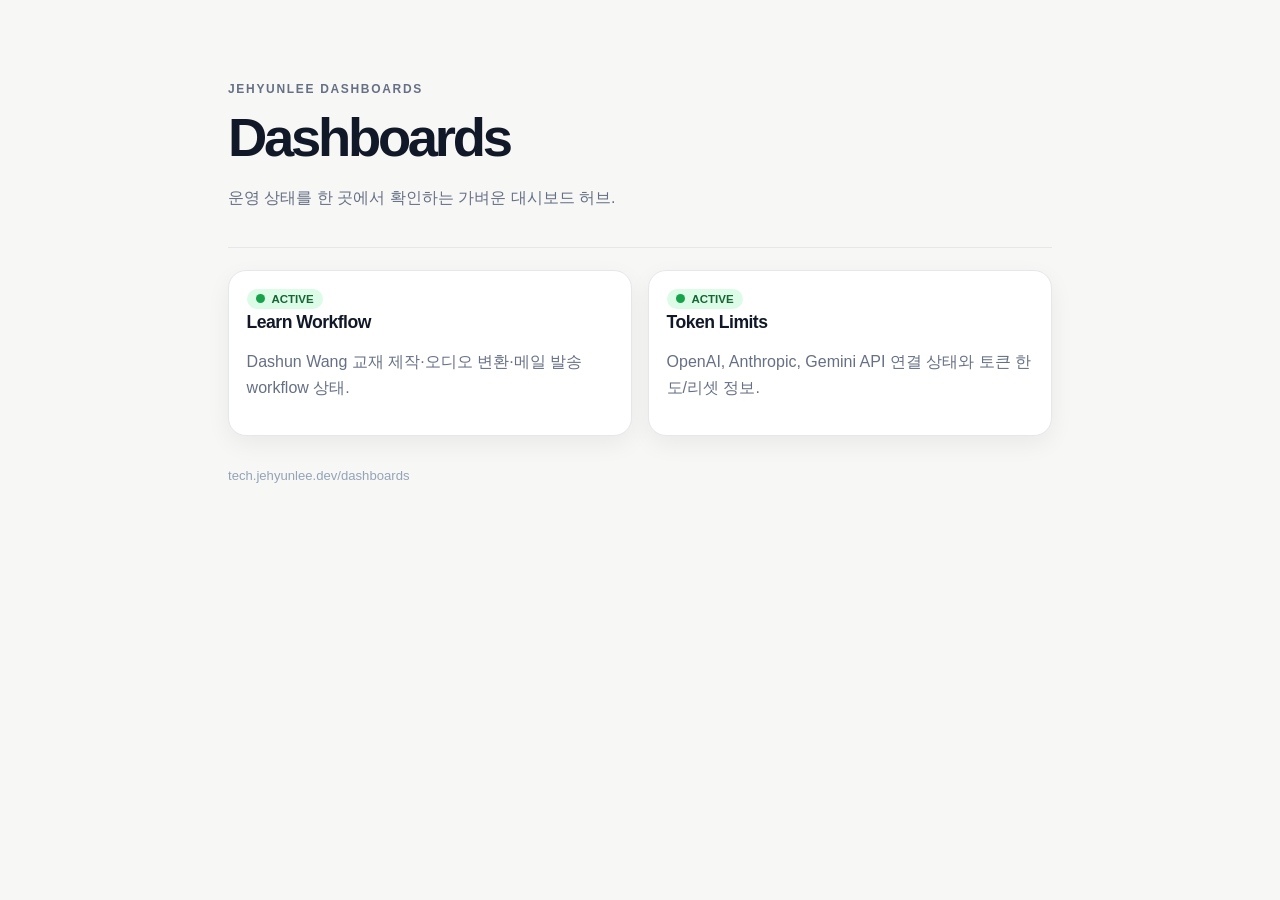
<file: index.html>
<!doctype html>
<html lang="ko">
<head>
  <meta charset="utf-8">
  <meta name="viewport" content="width=device-width,initial-scale=1">
  <title>Jehyun Lee Dashboards</title>
  <style>
    :root{color-scheme:light;--bg:#f7f7f5;--panel:#fff;--ink:#111827;--muted:#667085;--line:#e5e7eb;--ok:#16a34a;--shadow:0 8px 24px rgba(15,23,42,.06)}
    *{box-sizing:border-box}body{margin:0;background:var(--bg);font-family:-apple-system,BlinkMacSystemFont,"SF Pro Text","Noto Sans KR",Segoe UI,sans-serif;color:var(--ink)}
    main{max-width:920px;margin:0 auto;padding:clamp(1.2rem,4vw,3rem)}
    header{padding:2rem 0 1.2rem;border-bottom:1px solid var(--line)}
    .eyebrow{margin:0 0 .4rem;color:var(--muted);font-size:.75rem;font-weight:850;letter-spacing:.14em;text-transform:uppercase}
    h1{margin:0;font-size:clamp(2rem,5vw,3.4rem);letter-spacing:-.06em}p{color:var(--muted);line-height:1.65}
    .grid{display:grid;grid-template-columns:repeat(auto-fit,minmax(260px,1fr));gap:1rem;margin-top:1.4rem}
    a.card{display:block;text-decoration:none;color:inherit;background:var(--panel);border:1px solid var(--line);border-radius:18px;padding:1.1rem;box-shadow:var(--shadow)}
    a.card:hover{border-color:#cbd5e1;transform:translateY(-1px)}
    h2{margin:.2rem 0 .45rem;font-size:1.1rem;letter-spacing:-.03em}.status{display:inline-flex;align-items:center;gap:.4rem;color:#166534;background:#dcfce7;border-radius:999px;padding:.25rem .6rem;font-size:.72rem;font-weight:900;text-transform:uppercase}.dot{width:.55rem;height:.55rem;border-radius:999px;background:var(--ok)}
    footer{margin-top:2rem;color:#94a3b8;font-size:.82rem}
  </style>
</head>
<body>
  <main>
    <header>
      <p class="eyebrow">JEHYUNLEE DASHBOARDS</p>
      <h1>Dashboards</h1>
      <p>운영 상태를 한 곳에서 확인하는 가벼운 대시보드 허브.</p>
    </header>
    <section class="grid" aria-label="dashboard list">
      <a class="card" href="./learn/">
        <span class="status"><span class="dot"></span>active</span>
        <h2>Learn Workflow</h2>
        <p>Dashun Wang 교재 제작·오디오 변환·메일 발송 workflow 상태.</p>
      </a>
      <a class="card" href="./tokens/">
        <span class="status"><span class="dot"></span>active</span>
        <h2>Token Limits</h2>
        <p>OpenAI, Anthropic, Gemini API 연결 상태와 토큰 한도/리셋 정보.</p>
      </a>
    </section>
    <footer>tech.jehyunlee.dev/dashboards</footer>
  </main>
</body>
</html>
</file>
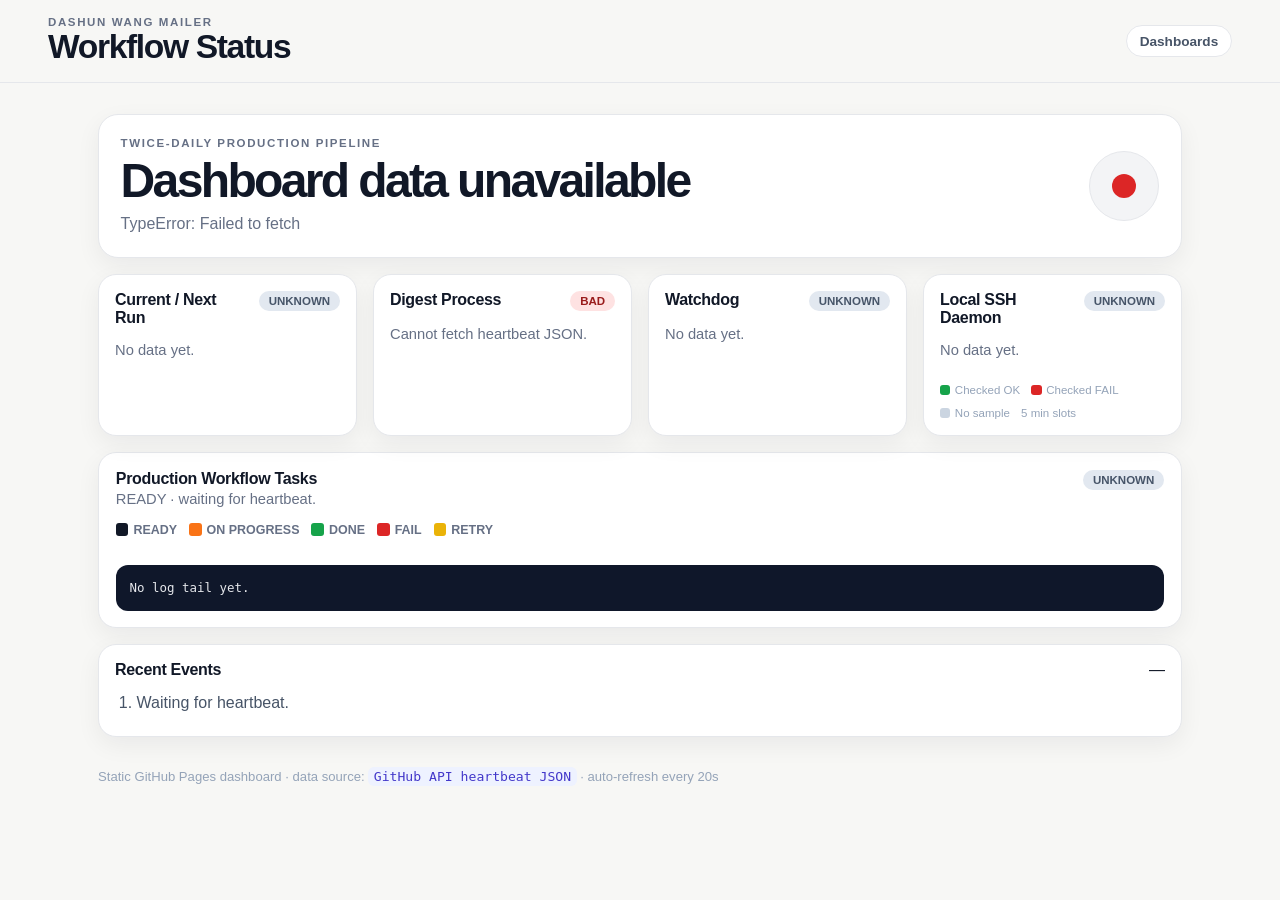
<file: learn/index.html>
<!doctype html>
<html lang="ko">
<head>
  <meta charset="utf-8">
  <meta name="viewport" content="width=device-width,initial-scale=1">
  <title>Dashun Wang Mailer Workflow</title>
  <link rel="stylesheet" href="./style.css">
</head>
<body>
  <header class="topbar">
    <div>
      <p class="eyebrow">DASHUN WANG MAILER</p>
      <h1>Workflow Status</h1>
    </div>
    <a class="home" href="../">Dashboards</a>
  </header>

  <main>
    <section class="hero status-unknown" id="hero">
      <div>
        <p class="eyebrow">Twice-daily production pipeline</p>
        <h2 id="overallTitle">Checking…</h2>
        <p id="overallDetail">Waiting for heartbeat data.</p>
      </div>
      <div class="pulse" id="pulse"><span></span></div>
    </section>

    <section class="grid">
      <article class="card component" id="currentRunCard">
        <div class="card-head"><h3>Current / Next Run</h3><span class="badge unknown">unknown</span></div>
        <p id="currentRunDetail">No data yet.</p>
      </article>
      <article class="card component" id="digestCard">
        <div class="card-head"><h3>Digest Process</h3><span class="badge unknown">unknown</span></div>
        <p id="digestDetail">No data yet.</p>
      </article>
      <article class="card component" id="watchdogCard">
        <div class="card-head"><h3>Watchdog</h3><span class="badge unknown">unknown</span></div>
        <p id="watchdogDetail">No data yet.</p>
      </article>
      <article class="card component" id="sshCard">
        <div class="card-head"><h3>Local SSH Daemon</h3><span class="badge unknown">unknown</span></div>
        <p id="sshDetail">No data yet.</p>
        <div id="sshTimeline" class="ssh-timeline" aria-label="5 minute local SSH daemon heartbeat timeline"></div>
        <div class="timeline-legend"><span><i class="pass"></i>Checked OK</span><span><i class="fail"></i>Checked FAIL</span><span><i class="unknown"></i>No sample</span><span>5 min slots</span></div>
      </article>
    </section>

    <section class="card wide workflow-card">
      <div class="card-head">
        <div>
          <h3>Production Workflow Tasks</h3>
          <p id="workflowMode">READY · waiting for heartbeat.</p>
        </div>
        <span id="workflowBadge" class="badge unknown">unknown</span>
      </div>
      <div class="status-legend">
        <span><i class="ready"></i>READY</span>
        <span><i class="progress"></i>ON PROGRESS</span>
        <span><i class="done"></i>DONE</span>
        <span><i class="fail"></i>FAIL</span>
        <span><i class="retry"></i>RETRY</span>
      </div>
      <div id="workflowSteps" class="workflow-steps"></div>
      <pre id="logTail" class="log-tail">No log tail yet.</pre>
    </section>

    <section class="card wide">
      <div class="card-head"><h3>Recent Events</h3><span id="updatedAt">—</span></div>
      <ol id="events" class="events"><li>Waiting for heartbeat.</li></ol>
    </section>
  </main>

  <footer>
    Static GitHub Pages dashboard · data source: <code>GitHub API heartbeat JSON</code> · auto-refresh every 20s
  </footer>
  <script src="./app.js?v=20260706-workflow4"></script>
</body>
</html>
</file>
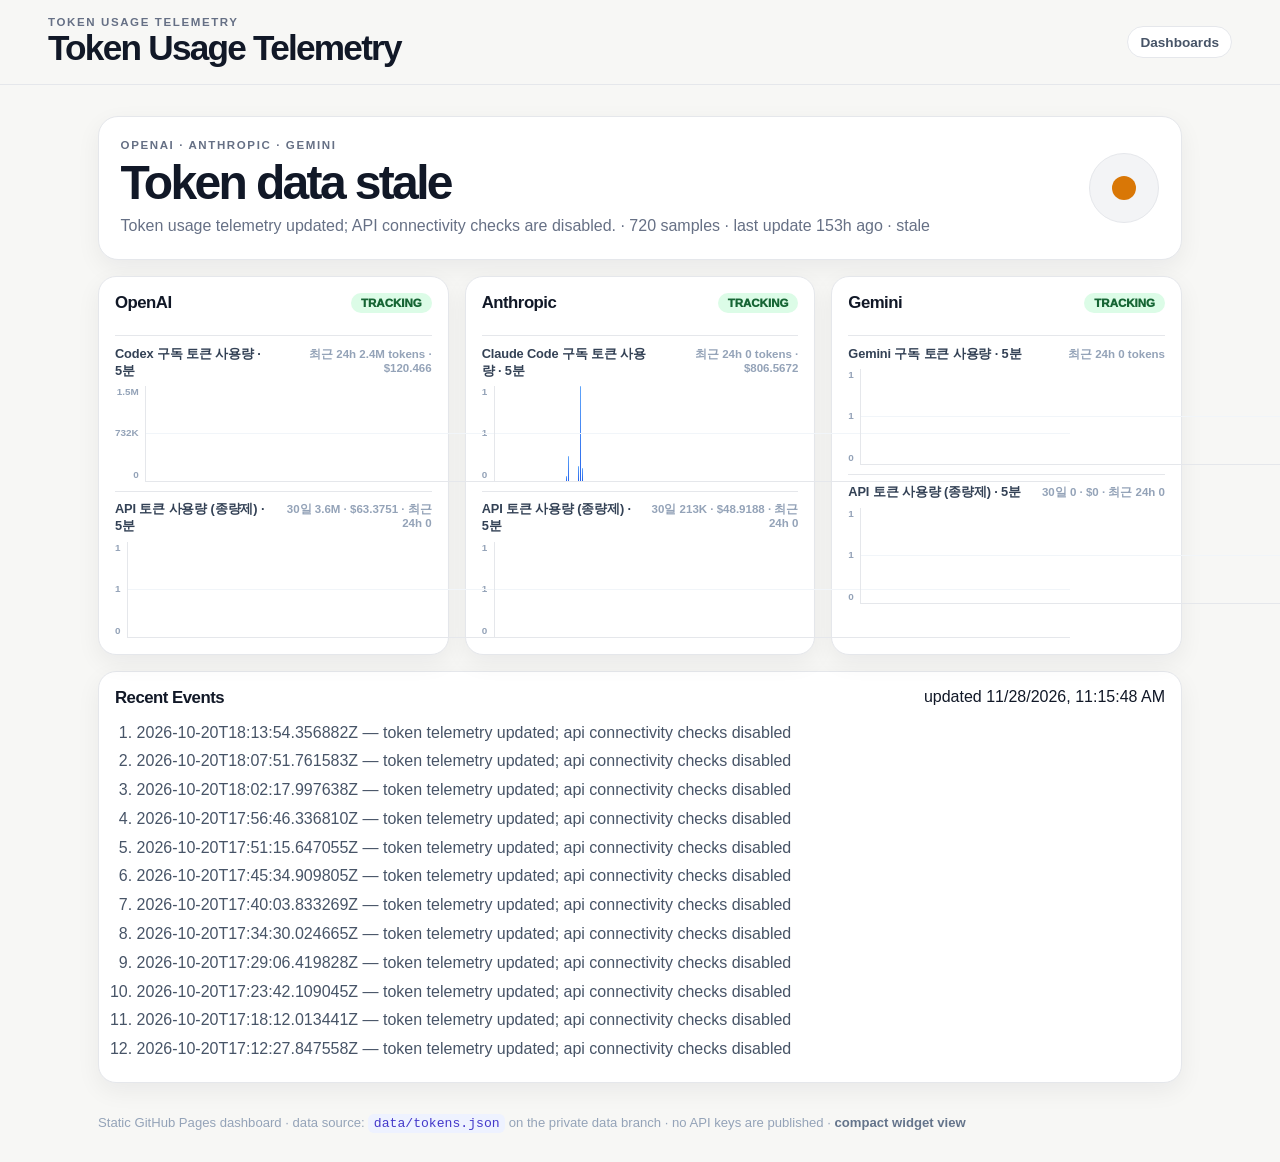
<file: tokens/index.html>
<!doctype html>
<html lang="ko">
<head>
  <meta charset="utf-8">
  <meta name="viewport" content="width=device-width,initial-scale=1">
  <title>Token Usage Telemetry</title>
  <link rel="stylesheet" href="./style.css">
</head>
<body>
  <header class="topbar">
    <div>
      <p class="eyebrow">TOKEN USAGE TELEMETRY</p>
      <h1>Token Usage Telemetry</h1>
    </div>
    <a class="home" href="../">Dashboards</a>
  </header>

  <main>
    <section class="hero status-unknown" id="hero">
      <div>
        <p class="eyebrow">OpenAI · Anthropic · Gemini</p>
        <h2 id="overallTitle">Checking…</h2>
        <p id="overallDetail">Waiting for token status data.</p>
      </div>
      <div class="pulse"><span></span></div>
    </section>



    <section id="providers" class="providers"></section>

    <section class="card wide">
      <div class="card-head"><h3>Recent Events</h3><span id="updatedAt">—</span></div>
      <ol id="events" class="events"><li>Waiting for token heartbeat.</li></ol>
    </section>
  </main>

  <footer>
    Static GitHub Pages dashboard · data source: <code>data/tokens.json</code> on the private data branch · no API keys are published · <a href="./widget/">compact widget view</a>
  </footer>
  <script src="./app.js?v=20261021-gemsub"></script>
</body>
</html>
</file>
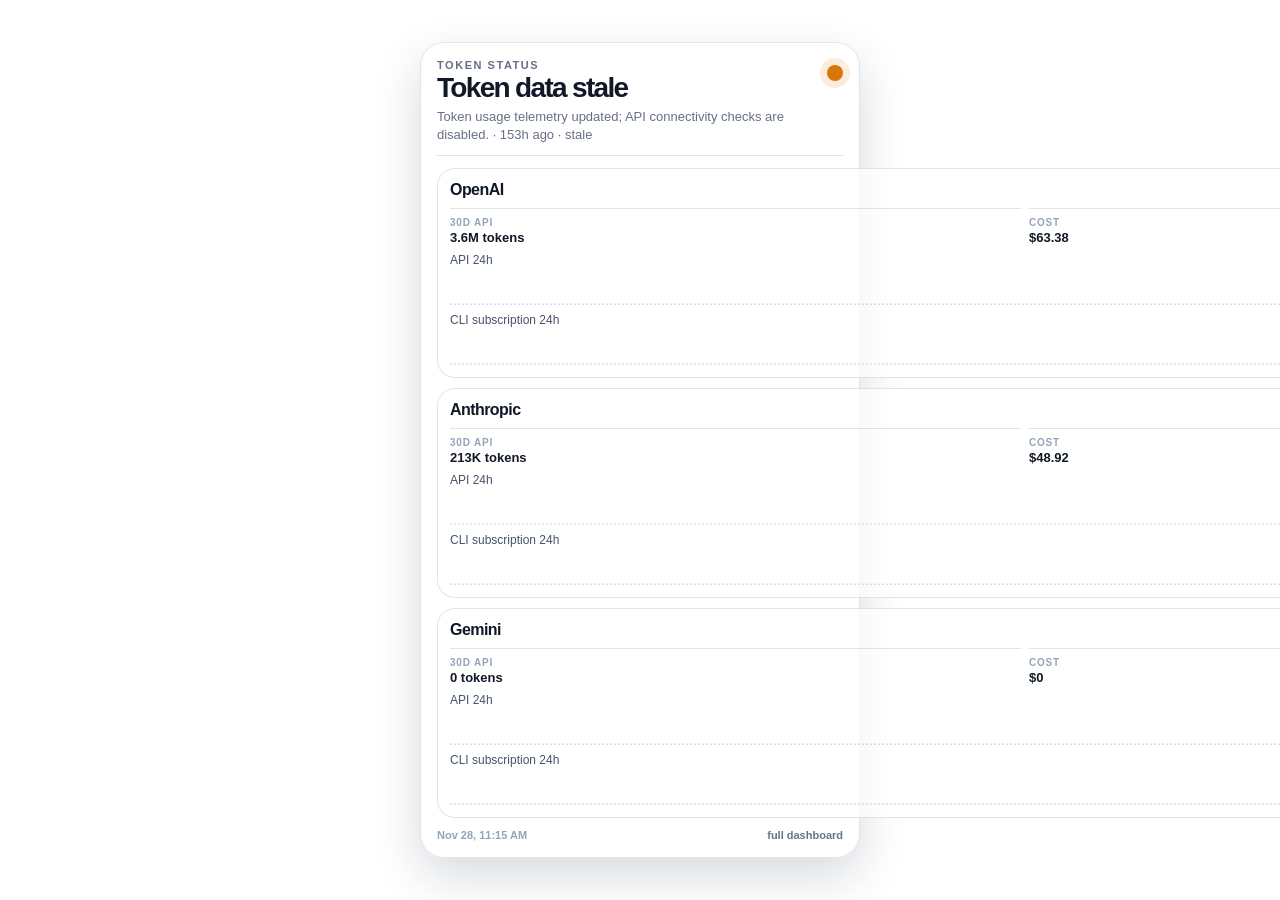
<file: tokens/widget/index.html>
<!doctype html>
<html lang="ko">
<head>
  <meta charset="utf-8">
  <meta name="viewport" content="width=device-width,initial-scale=1">
  <title>Token Widget</title>
  <link rel="stylesheet" href="./style.css">
</head>
<body>
  <main id="widget" class="widget status-unknown">
    <header>
      <div>
        <p class="eyebrow">TOKEN STATUS</p>
        <h1 id="title">Checking…</h1>
        <p id="detail">Waiting for token status data.</p>
      </div>
      <span id="dot" class="dot" aria-hidden="true"></span>
    </header>
    <section id="providers" class="providers" aria-label="provider token usage"></section>
    <footer>
      <span id="updatedAt">—</span>
      <a href="../" target="_blank" rel="noreferrer">full dashboard</a>
    </footer>
  </main>
  <script src="./app.js?v=20261021-gemsub"></script>
</body>
</html>
</file>
<file: learn/style.css>
:root{
  color-scheme:light;
  --bg:#f7f7f5;
  --panel:#fff;
  --ink:#111827;
  --muted:#667085;
  --line:#e5e7eb;
  --ok:#16a34a;
  --warn:#d97706;
  --bad:#dc2626;
  --unknown:#64748b;
  --ready:#111827;
  --progress:#f97316;
  --done:#16a34a;
  --fail:#dc2626;
  --retry:#eab308;
  --shadow:0 8px 24px rgba(15,23,42,.06);
}
*{box-sizing:border-box}
body{
  margin:0;
  background:var(--bg);
  font-family:-apple-system,BlinkMacSystemFont,"SF Pro Text","Noto Sans KR",Segoe UI,sans-serif;
  color:var(--ink);
}
.topbar{
  position:sticky;
  top:0;
  z-index:3;
  display:flex;
  align-items:center;
  justify-content:space-between;
  gap:1rem;
  padding:1rem clamp(1rem,4vw,3rem);
  background:rgba(247,247,245,.92);
  backdrop-filter:blur(12px);
  border-bottom:1px solid var(--line);
}
h1,h2,h3,p{margin:0}
.eyebrow{
  font-size:.72rem;
  letter-spacing:.14em;
  font-weight:800;
  color:var(--muted);
  text-transform:uppercase;
}
.topbar h1{font-size:clamp(1.5rem,3vw,2.1rem);letter-spacing:-.04em}
.home{color:#475467;text-decoration:none;border:1px solid var(--line);background:#fff;border-radius:999px;padding:.45rem .8rem;font-weight:800;font-size:.85rem;white-space:nowrap}
.home:hover{background:#f3f4f6}
.toolbar{
  display:flex;
  align-items:center;
  gap:.35rem;
  background:#fff;
  border:1px solid var(--line);
  border-radius:999px;
  padding:.35rem;
}
button{
  border:0;
  background:#f3f4f6;
  color:#111827;
  border-radius:999px;
  min-width:2.05rem;
  height:2.05rem;
  font-weight:900;
  cursor:pointer;
}
button:hover{background:#e5e7eb}
#zoomLabel{min-width:3.4rem;text-align:center;font-weight:800;color:#475467;font-size:.9rem}
main{
  max-width:1180px;
  margin:0 auto;
  padding:1.15rem clamp(1rem,4vw,3rem) 2rem;
}
.hero{
  display:flex;
  justify-content:space-between;
  align-items:center;
  gap:1rem;
  margin:.8rem 0 1rem;
  padding:1.35rem;
  border-radius:20px;
  background:#fff;
  border:1px solid var(--line);
  box-shadow:var(--shadow);
}
.hero h2{font-size:clamp(1.7rem,4vw,3rem);letter-spacing:-.055em;margin:.25rem 0}
.hero p:last-child{color:var(--muted);line-height:1.5}
.pulse{
  width:70px;
  height:70px;
  border-radius:50%;
  display:grid;
  place-items:center;
  background:#f3f4f6;
  border:1px solid var(--line);
}
.pulse span{width:24px;height:24px;border-radius:50%;background:var(--unknown)}
.status-ok .pulse span{background:var(--ok);animation:pulse-ok 1.8s infinite}
.status-warn .pulse span{background:var(--warn);animation:pulse-warn 1.2s infinite}
.status-bad .pulse span{background:var(--bad);animation:pulse-bad .85s infinite}
@keyframes pulse-ok{0%{box-shadow:0 0 0 0 rgba(22,163,74,.35)}70%{box-shadow:0 0 0 18px rgba(22,163,74,0)}100%{box-shadow:0 0 0 0 rgba(22,163,74,0)}}
@keyframes pulse-warn{0%,100%{opacity:1}50%{opacity:.45}}
@keyframes pulse-bad{0%,100%{transform:scale(1)}50%{transform:scale(1.18)}}
.grid{display:grid;grid-template-columns:repeat(4,minmax(0,1fr));gap:1rem}
.card{
  background:var(--panel);
  border:1px solid var(--line);
  border-radius:18px;
  padding:1rem;
  box-shadow:var(--shadow);
}
.wide{margin-top:1rem}
.card-head{display:flex;align-items:flex-start;justify-content:space-between;gap:.8rem;margin-bottom:.75rem}
.card h3{font-size:1rem;letter-spacing:-.02em}
.card p{color:var(--muted);font-size:.92rem;line-height:1.55}
.badge{
  display:inline-flex;
  align-items:center;
  gap:.35rem;
  border-radius:999px;
  padding:.25rem .62rem;
  font-size:.72rem;
  font-weight:900;
  text-transform:uppercase;
  white-space:nowrap;
}
.badge.ok{color:#166534;background:#dcfce7}
.badge.warn{color:#92400e;background:#fef3c7}
.badge.bad{color:#991b1b;background:#fee2e2}
.badge.unknown{color:#475569;background:#e2e8f0}
.workflow-card{padding:1.05rem}
.status-legend{
  display:flex;
  gap:.75rem;
  flex-wrap:wrap;
  margin:.25rem 0 .9rem;
  color:#667085;
  font-size:.78rem;
  font-weight:800;
}
.status-legend span{display:inline-flex;align-items:center;gap:.32rem}
.status-legend i{display:inline-block;width:.78rem;height:.78rem;border-radius:3px}
.status-legend .ready{background:var(--ready)}
.status-legend .progress{background:var(--progress)}
.status-legend .done{background:var(--done)}
.status-legend .fail{background:var(--fail)}
.status-legend .retry{background:var(--retry)}
.workflow-steps{display:grid;grid-template-columns:repeat(3,minmax(0,1fr));gap:.75rem}
.task{
  position:relative;
  min-height:112px;
  border:2px solid var(--line);
  border-radius:14px;
  padding:.85rem;
  background:#fff;
}
.task-top{display:flex;align-items:center;gap:.5rem;margin-bottom:.5rem}
.task-index{
  display:inline-grid;
  place-items:center;
  width:1.45rem;
  height:1.45rem;
  border-radius:999px;
  background:#f3f4f6;
  color:#475467;
  font-weight:900;
  font-size:.78rem;
}
.task b{font-size:.95rem;letter-spacing:-.02em}
.task em{
  margin-left:auto;
  font-style:normal;
  font-size:.66rem;
  font-weight:950;
  letter-spacing:.04em;
  white-space:nowrap;
}
.task p{font-size:.84rem;color:#667085;line-height:1.45}
.task.ready{border-color:var(--ready)}
.task.ready em{color:var(--ready)}
.task.progress{border-color:var(--progress);background:#fff7ed}
.task.progress em{color:var(--progress)}
.task.done{border-color:var(--done);background:#f0fdf4}
.task.done em{color:var(--done)}
.task.fail{border-color:var(--fail);background:#fef2f2}
.task.fail em{color:var(--fail)}
.task.retry{border-color:var(--retry);background:#fefce8}
.task.retry em{color:#a16207}
.task.current{animation:blink-current .95s infinite}
.task.current::after{
  content:"CURRENT";
  position:absolute;
  right:.75rem;
  bottom:.65rem;
  font-size:.62rem;
  font-weight:950;
  letter-spacing:.08em;
  color:#111827;
}
@keyframes blink-current{
  0%,100%{box-shadow:0 0 0 0 rgba(249,115,22,.50);transform:translateY(0)}
  50%{box-shadow:0 0 0 8px rgba(249,115,22,.12);transform:translateY(-1px)}
}
.log-tail{
  margin:.9rem 0 0;
  padding:.85rem;
  max-height:210px;
  overflow:auto;
  background:#0f172a;
  color:#e5e7eb;
  border-radius:12px;
  font-size:.78rem;
  line-height:1.45;
  white-space:pre-wrap;
}
.events{margin:.4rem 0 0;padding-left:1.35rem;color:#475467}
.events li{margin:.35rem 0;line-height:1.45}
code{background:#eef2ff;color:#4338ca;border-radius:6px;padding:.12rem .34rem}
footer{max-width:1180px;margin:0 auto;padding:0 clamp(1rem,4vw,3rem) 2rem;color:#94a3b8;font-size:.82rem}
.ssh-timeline{display:grid;grid-template-columns:repeat(48,1fr);gap:3px;margin-top:.85rem}
.ssh-slot{height:18px;border-radius:4px;background:#e2e8f0}
.ssh-slot.pass{background:var(--ok)}
.ssh-slot.fail{background:var(--bad)}
.ssh-slot.unknown{background:#cbd5e1}
.timeline-legend{display:flex;gap:.7rem;flex-wrap:wrap;margin-top:.5rem;color:#94a3b8;font-size:.72rem}
.timeline-legend span{display:inline-flex;align-items:center;gap:.28rem}
.timeline-legend i{display:inline-block;width:.65rem;height:.65rem;border-radius:3px}
.timeline-legend i.pass{background:var(--ok)}
.timeline-legend i.fail{background:var(--bad)}
.timeline-legend i.unknown{background:#cbd5e1}
@media(max-width:1020px){
  .grid{grid-template-columns:repeat(2,minmax(0,1fr))}
  .workflow-steps{grid-template-columns:repeat(2,minmax(0,1fr))}
}
@media(max-width:620px){
  .grid,.workflow-steps{grid-template-columns:1fr}
  .topbar{align-items:flex-start;flex-direction:column;padding:.95rem}
  .toolbar{align-self:stretch;justify-content:center;overflow:auto}
  .hero{align-items:flex-start;flex-direction:column}
  .pulse{width:56px;height:56px}
  main{padding-left:.8rem;padding-right:.8rem}
  .card{border-radius:16px}
}
</file>
<file: tokens/style.css>
:root{color-scheme:light;--bg:#f7f7f5;--panel:#fff;--ink:#111827;--muted:#667085;--line:#e5e7eb;--ok:#16a34a;--warn:#d97706;--bad:#dc2626;--unknown:#64748b;--shadow:0 8px 24px rgba(15,23,42,.06)}
*{box-sizing:border-box}body{margin:0;background:var(--bg);font-family:-apple-system,BlinkMacSystemFont,"SF Pro Text","Noto Sans KR",Segoe UI,sans-serif;color:var(--ink)}
.topbar{position:sticky;top:0;z-index:3;display:flex;align-items:center;justify-content:space-between;gap:1rem;padding:1rem clamp(1rem,4vw,3rem);background:rgba(247,247,245,.92);backdrop-filter:blur(12px);border-bottom:1px solid var(--line)}
h1,h2,h3,p{margin:0}.eyebrow{font-size:.72rem;letter-spacing:.14em;font-weight:850;color:var(--muted);text-transform:uppercase}.topbar h1{font-size:clamp(1.5rem,3vw,2.2rem);letter-spacing:-.05em}.home{color:#475467;text-decoration:none;border:1px solid var(--line);background:#fff;border-radius:999px;padding:.45rem .75rem;font-weight:850;font-size:.85rem}
main{max-width:1180px;margin:0 auto;padding:1.15rem clamp(1rem,4vw,3rem) 2rem}.hero{display:flex;justify-content:space-between;align-items:center;gap:1rem;margin:.8rem 0 1rem;padding:1.35rem;border-radius:20px;background:#fff;border:1px solid var(--line);box-shadow:var(--shadow)}.hero h2{font-size:clamp(1.7rem,4vw,3rem);letter-spacing:-.055em;margin:.25rem 0}.hero p:last-child{color:var(--muted);line-height:1.5}.pulse{width:70px;height:70px;border-radius:50%;display:grid;place-items:center;background:#f3f4f6;border:1px solid var(--line)}.pulse span{width:24px;height:24px;border-radius:50%;background:var(--unknown)}.status-ok .pulse span{background:var(--ok);animation:pulse-ok 1.8s infinite}.status-warn .pulse span{background:var(--warn);animation:pulse-warn 1.2s infinite}.status-bad .pulse span{background:var(--bad);animation:pulse-bad .85s infinite}@keyframes pulse-ok{0%{box-shadow:0 0 0 0 rgba(22,163,74,.35)}70%{box-shadow:0 0 0 18px rgba(22,163,74,0)}100%{box-shadow:0 0 0 0 rgba(22,163,74,0)}}@keyframes pulse-warn{0%,100%{opacity:1}50%{opacity:.45}}@keyframes pulse-bad{0%,100%{transform:scale(1)}50%{transform:scale(1.18)}}
.providers{display:grid;grid-template-columns:repeat(3,minmax(0,1fr));gap:1rem;margin-top:1rem}.card{background:var(--panel);border:1px solid var(--line);border-radius:18px;padding:1rem;box-shadow:var(--shadow)}.wide{margin-top:1rem}.info p{max-width:920px}.card-head{display:flex;align-items:flex-start;justify-content:space-between;gap:.8rem;margin-bottom:.8rem}.card h3{font-size:1.05rem;letter-spacing:-.03em}.card p{color:var(--muted);font-size:.92rem;line-height:1.55}.badge{display:inline-flex;align-items:center;gap:.35rem;border-radius:999px;padding:.25rem .62rem;font-size:.72rem;font-weight:950;text-transform:uppercase;white-space:nowrap}.badge.ok{color:#166534;background:#dcfce7}.badge.warn{color:#92400e;background:#fef3c7}.badge.bad{color:#991b1b;background:#fee2e2}.badge.unknown{color:#475569;background:#e2e8f0}
.metric-grid{display:grid;grid-template-columns:repeat(3,minmax(0,1fr));gap:.55rem;margin:.85rem 0}.metric{border:1px solid var(--line);border-radius:14px;padding:.72rem;background:#fafafa}.metric span{display:block;color:#94a3b8;font-size:.7rem;text-transform:uppercase;font-weight:900;letter-spacing:.06em}.metric b{display:block;margin-top:.25rem;font-size:1rem;letter-spacing:-.03em}.section{border-top:1px solid var(--line);padding-top:.75rem;margin-top:.75rem}.section h4{margin:0 0 .35rem;font-size:.9rem;letter-spacing:-.02em}.kv{display:grid;grid-template-columns:7.5rem 1fr;gap:.35rem .75rem;font-size:.86rem;line-height:1.45}.kv dt{color:#94a3b8;font-weight:850}.kv dd{margin:0;color:#475467;overflow-wrap:anywhere}.note{margin-top:.55rem;color:#92400e;background:#fef3c7;border-radius:12px;padding:.55rem .7rem;font-size:.82rem;line-height:1.45}.events{margin:.4rem 0 0;padding-left:1.35rem;color:#475467}.events li{margin:.35rem 0;line-height:1.45}code{background:#eef2ff;color:#4338ca;border-radius:6px;padding:.12rem .34rem}footer{max-width:1180px;margin:0 auto;padding:0 clamp(1rem,4vw,3rem) 2rem;color:#94a3b8;font-size:.82rem}
footer a{color:#64748b;text-decoration:none;font-weight:850}
@media(max-width:980px){.providers{grid-template-columns:1fr}.metric-grid{grid-template-columns:repeat(3,minmax(0,1fr))}}@media(max-width:620px){.topbar{align-items:flex-start;flex-direction:column;padding:.95rem}.hero{align-items:flex-start;flex-direction:column}.pulse{width:56px;height:56px}main{padding-left:.8rem;padding-right:.8rem}.metric-grid{grid-template-columns:1fr}.kv{grid-template-columns:1fr}.card{border-radius:16px}}
.provider{display:flex;flex-direction:column;gap:.55rem}
.series{border-top:1px solid var(--line);padding-top:.6rem}
.series:first-of-type{border-top:none;padding-top:0}
.series-head{display:flex;align-items:baseline;justify-content:space-between;gap:.5rem;margin-bottom:.4rem}
.series-head span{font-size:.8rem;font-weight:900;letter-spacing:-.01em;color:#334155}
.series-head em{font-style:normal;font-size:.72rem;color:#94a3b8;font-weight:800;text-align:right}
.tickrow{display:flex;gap:2px;height:16px;align-items:stretch}
.tick{flex:1 1 0;min-width:2px;border-radius:2px;background:var(--line)}
.tick.up{background:var(--ok)}
.tick.down{background:var(--bad)}
.chart{display:flex;gap:.4rem;height:96px}
.yaxis{display:flex;flex-direction:column;justify-content:space-between;align-items:flex-end;width:2.4rem;font-size:.62rem;color:#94a3b8;font-weight:800;padding-bottom:2px}
.plot{position:relative;flex:1;display:flex;align-items:flex-end;gap:1px;border-left:1px solid var(--line);border-bottom:1px solid var(--line);background:linear-gradient(to top,transparent 0,transparent calc(50% - 1px),#f1f5f9 50%,transparent calc(50% + 1px)) }
.bar{flex:1 1 0;min-width:1px;background:linear-gradient(to top,#2563eb,#60a5fa);border-radius:1px 1px 0 0}
.provider-anthropic .bar{background:linear-gradient(to top,#c2410c,#fb923c)}
.provider-gemini .bar{background:linear-gradient(to top,#0f766e,#2dd4bf)}
.bar.na{background:transparent}
.nodata{color:#94a3b8;font-size:.78rem;padding:.6rem 0;font-weight:700}
</file>
<file: tokens/widget/style.css>
:root{color-scheme:light;--panel:rgba(255,255,255,.86);--ink:#111827;--muted:#667085;--line:rgba(148,163,184,.28);--ok:#16a34a;--warn:#d97706;--bad:#dc2626;--unknown:#64748b;--blue:#2563eb;--orange:#c2410c;--teal:#0f766e;--shadow:0 18px 48px rgba(15,23,42,.16)}
*{box-sizing:border-box}body{margin:0;min-height:100vh;display:grid;place-items:center;background:transparent;font-family:-apple-system,BlinkMacSystemFont,"SF Pro Text","Noto Sans KR",Segoe UI,sans-serif;color:var(--ink)}
a{color:inherit}.widget{width:min(440px,100vw);padding:16px;border:1px solid var(--line);border-radius:24px;background:var(--panel);box-shadow:var(--shadow);backdrop-filter:blur(22px) saturate(1.25)}
header{display:flex;align-items:flex-start;justify-content:space-between;gap:14px;padding-bottom:12px;border-bottom:1px solid var(--line)}.eyebrow{margin:0 0 3px;color:var(--muted);font-size:11px;font-weight:900;letter-spacing:.14em}h1{margin:0;font-size:28px;letter-spacing:-.06em;line-height:1.02}p{margin:0}#detail{margin-top:6px;color:var(--muted);font-size:13px;line-height:1.35}.dot{flex:0 0 auto;width:16px;height:16px;margin-top:6px;border-radius:999px;background:var(--unknown);box-shadow:0 0 0 7px rgba(100,116,139,.12)}.status-ok .dot{background:var(--ok);box-shadow:0 0 0 7px rgba(22,163,74,.13)}.status-warn .dot{background:var(--warn);box-shadow:0 0 0 7px rgba(217,119,6,.13)}.status-bad .dot{background:var(--bad);box-shadow:0 0 0 7px rgba(220,38,38,.13)}
.providers{display:grid;gap:10px;margin-top:12px}.provider{padding:12px;border:1px solid var(--line);border-radius:18px;background:rgba(255,255,255,.68)}.provider-head,.metric{display:flex;align-items:baseline;justify-content:space-between;gap:10px}.provider h2{margin:0;font-size:16px;letter-spacing:-.035em}.badge{border-radius:999px;padding:3px 8px;font-size:10px;font-weight:950;text-transform:uppercase;white-space:nowrap}.badge.ok{color:#166534;background:#dcfce7}.badge.warn{color:#92400e;background:#fef3c7}.badge.bad{color:#991b1b;background:#fee2e2}.badge.unknown{color:#475569;background:#e2e8f0}.metric{margin-top:8px;color:#475467;font-size:12px}.metric b{color:#111827}.spark{display:flex;align-items:flex-end;gap:2px;height:30px;margin-top:8px}.bar{flex:1 1 0;min-width:2px;border-radius:2px 2px 0 0;background:linear-gradient(to top,var(--blue),#60a5fa);opacity:.96}.provider-anthropic .bar{background:linear-gradient(to top,var(--orange),#fb923c)}.provider-gemini .bar{background:linear-gradient(to top,var(--teal),#2dd4bf)}.bar.zero{height:2px!important;opacity:.22}.note{margin-top:8px;color:#94a3b8;font-size:12px;font-weight:750}.row{display:grid;grid-template-columns:1fr 1fr;gap:8px}.row .metric{display:block;margin-top:8px;padding-top:8px;border-top:1px solid var(--line)}.row span{display:block;color:#94a3b8;font-size:10px;font-weight:900;text-transform:uppercase;letter-spacing:.08em}.row b{display:block;margin-top:2px;font-size:13px}footer{display:flex;align-items:center;justify-content:space-between;gap:10px;margin-top:11px;color:#94a3b8;font-size:11px;font-weight:750}footer a{text-decoration:none;color:#64748b}.empty{padding:14px;color:#94a3b8;font-size:13px;font-weight:800;text-align:center}
@media(max-width:380px){.widget{border-radius:20px;padding:13px}h1{font-size:24px}.row{grid-template-columns:1fr}}
</file>
